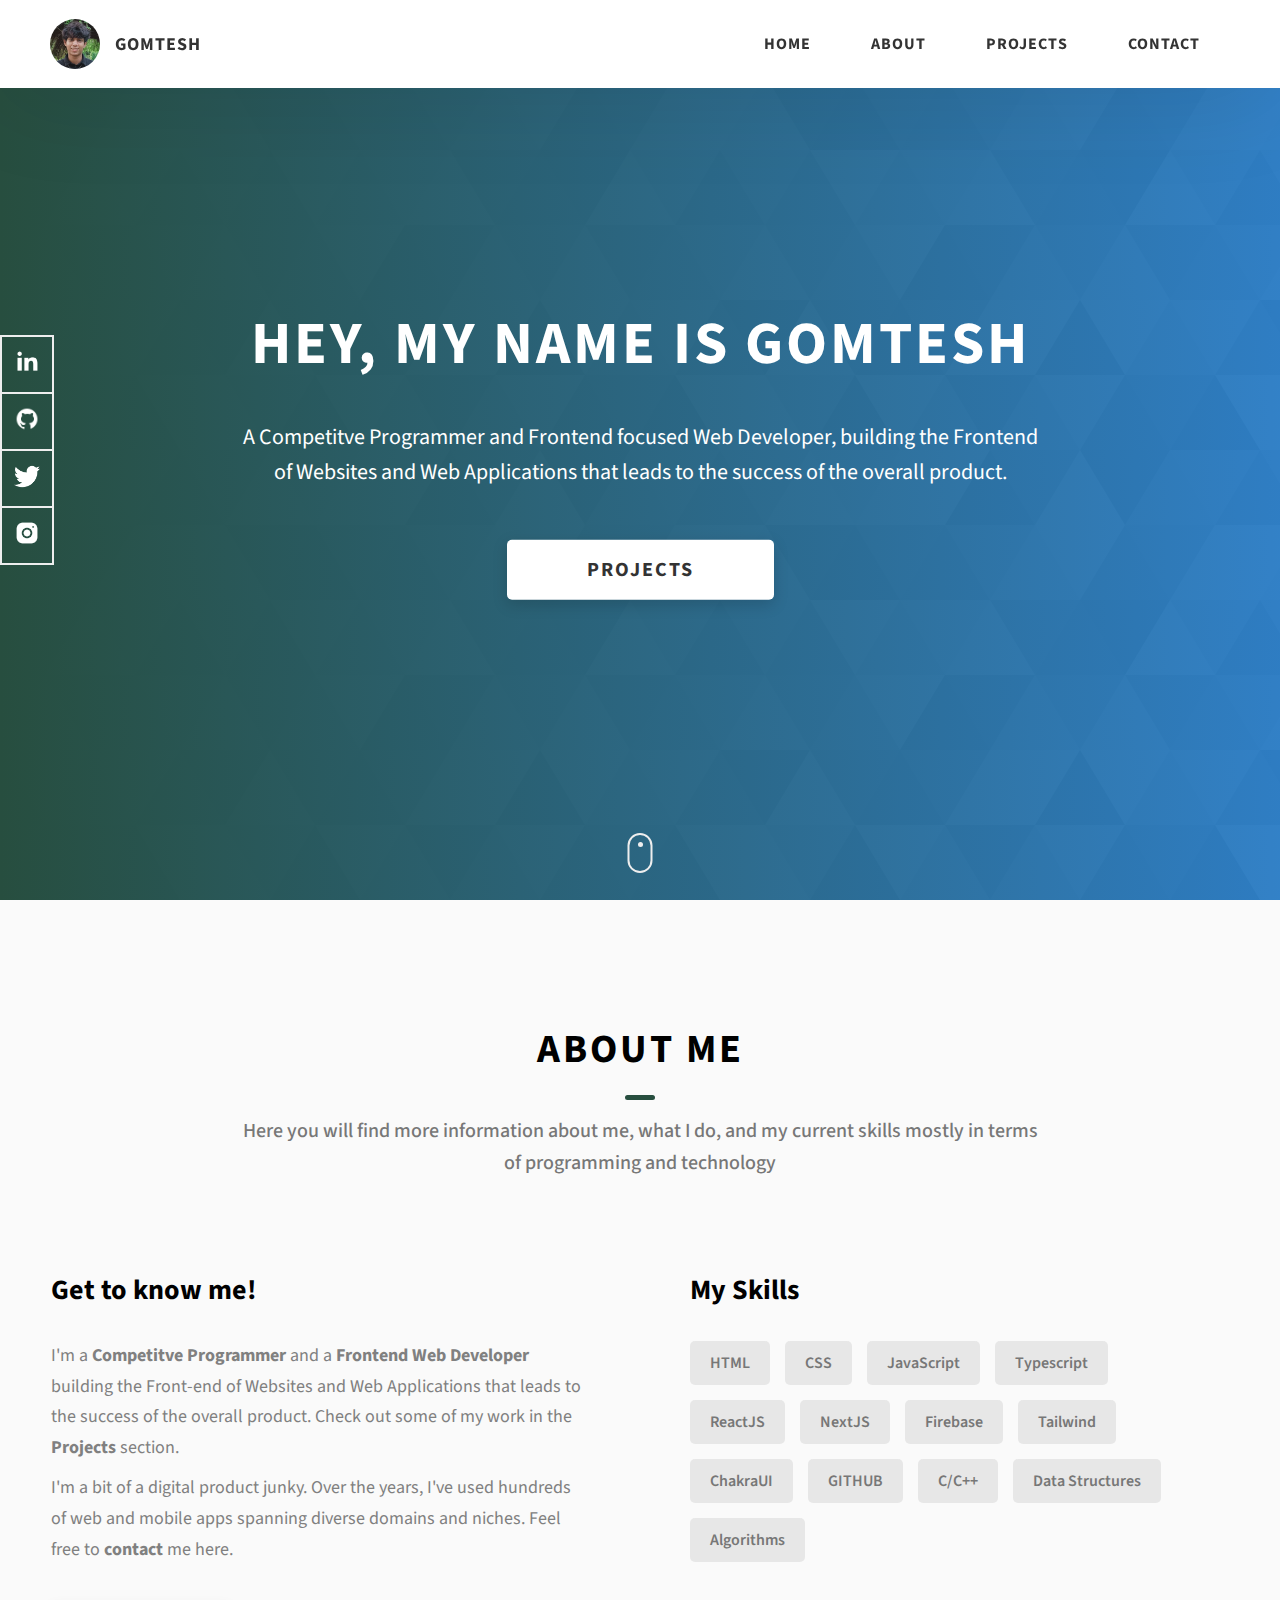
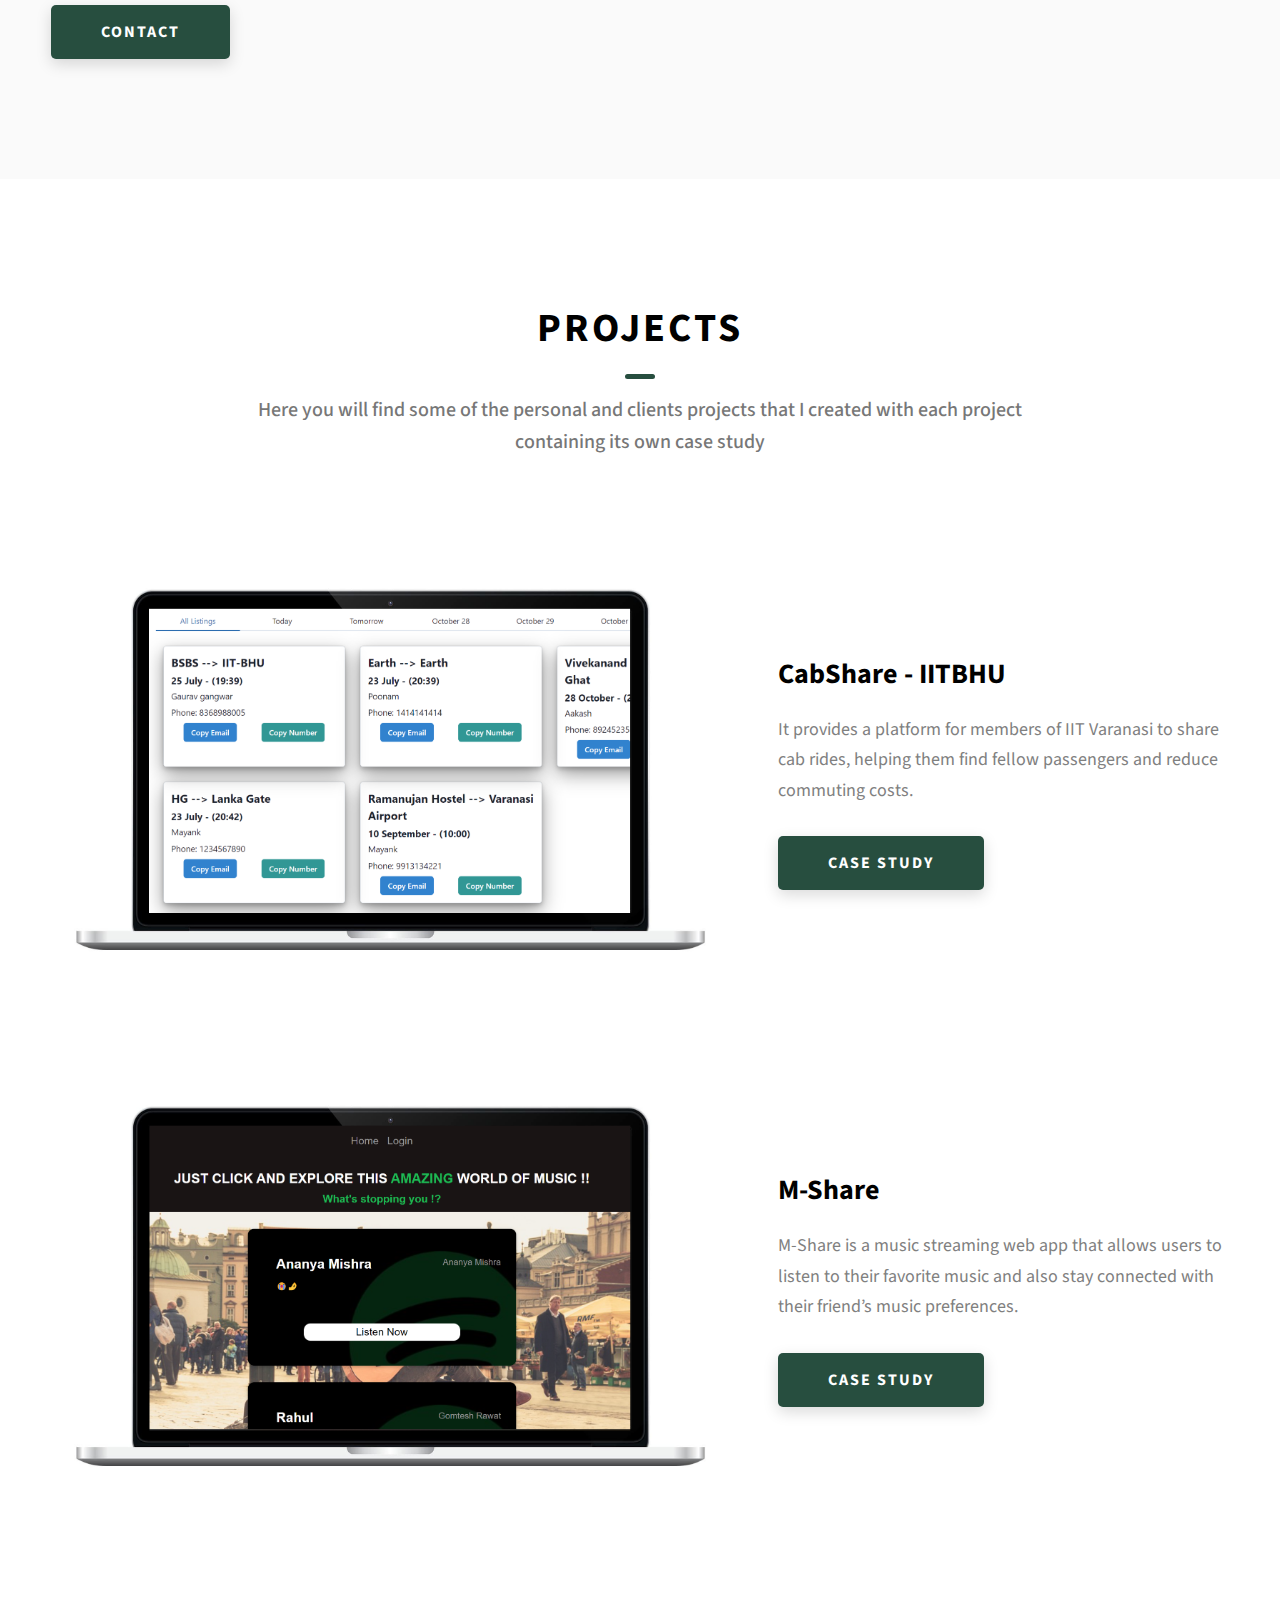
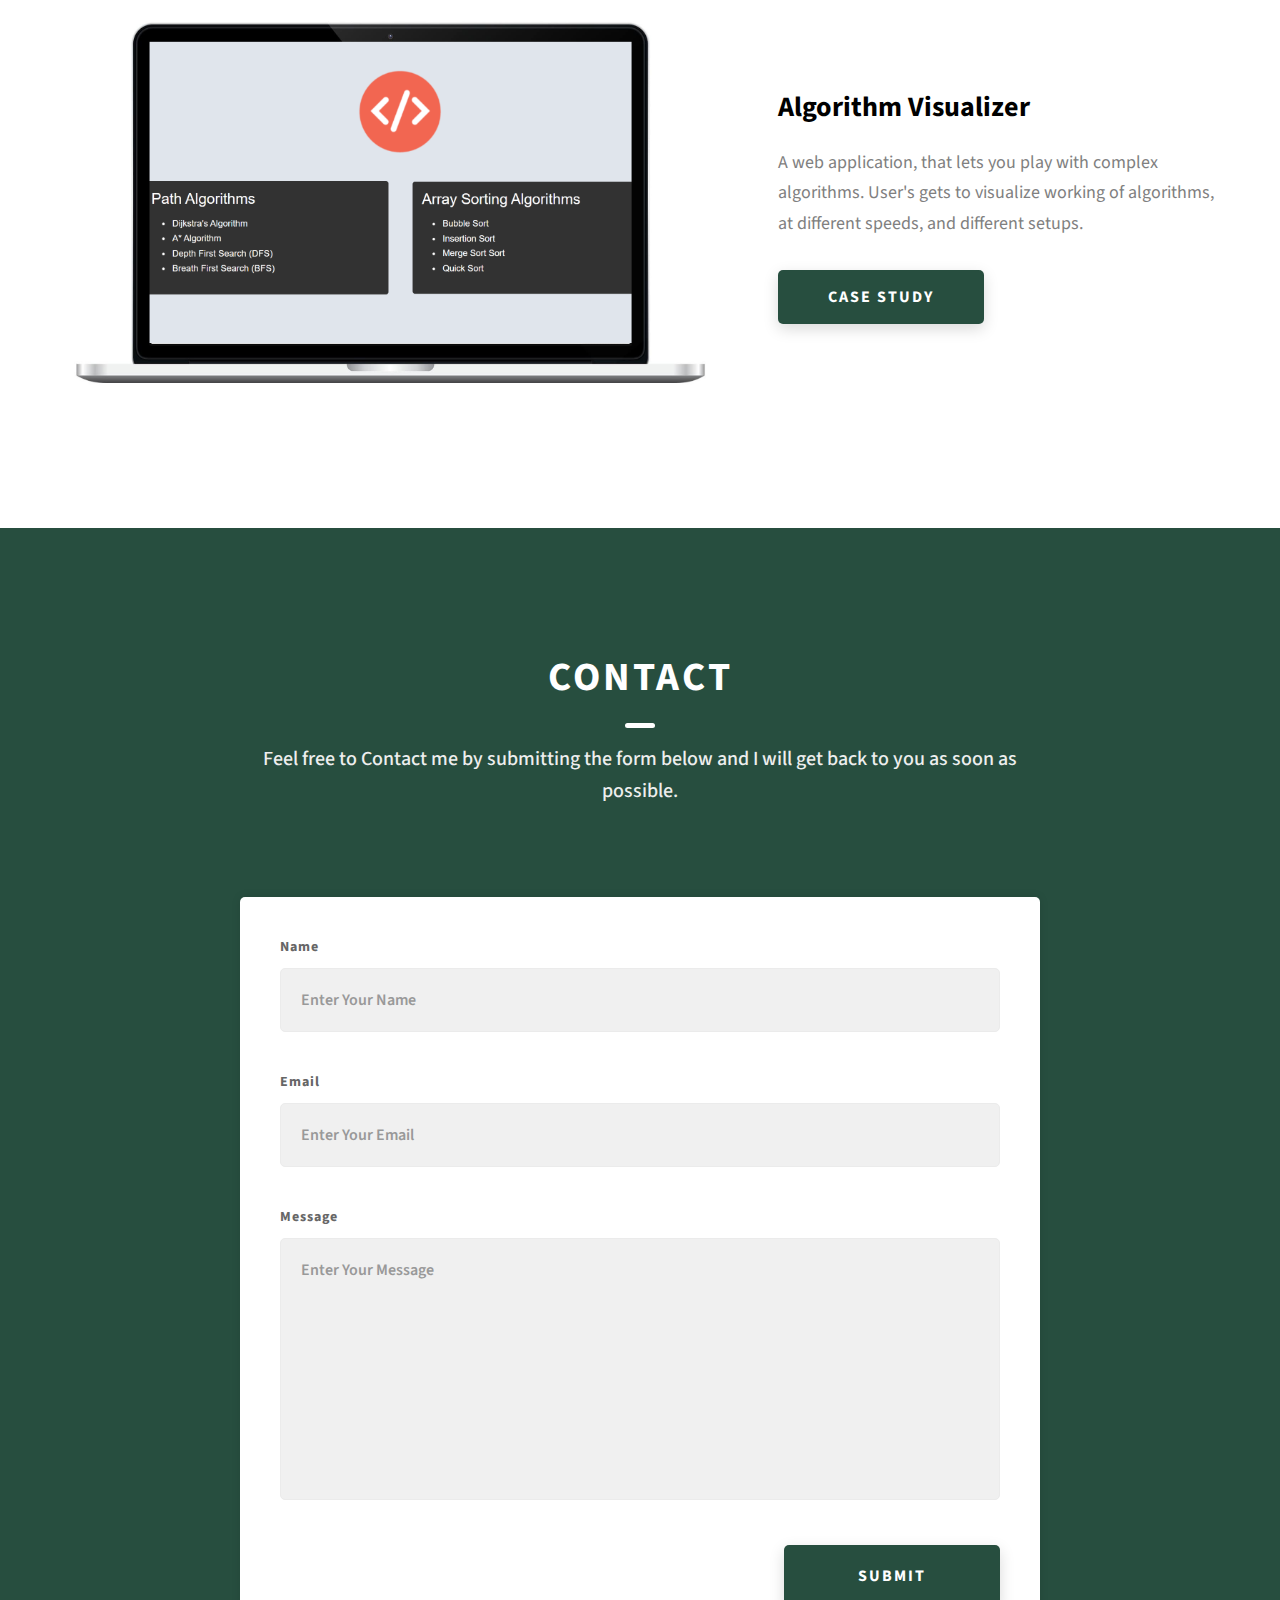
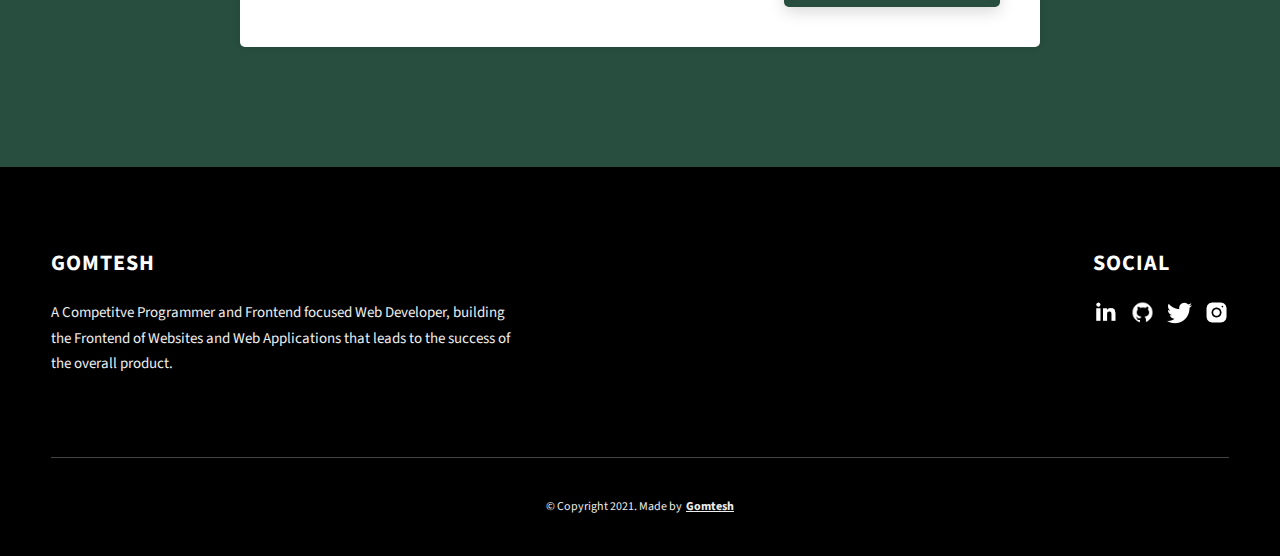
<file: index.html>
<!DOCTYPE html>
<html lang="en">
  <head>
    <meta charset="UTF-8" />
    <meta name="viewport" content="width=device-width, initial-scale=1.0" />
    <meta http-equiv="X-UA-Compatible" content="ie=edge" />
    <title>Gomtesh</title>
    <link rel="icon" type="image/x-icon" href="./assets/png/john-doe.jpg">
    <meta name="description" content="Portfolio Template for Developer" />

    <link rel="stylesheet" href="css/style.css" />

    <link rel="preconnect" href="https://fonts.googleapis.com" />
    <link rel="preconnect" href="https://fonts.gstatic.com" crossorigin />
    <link
      href="https://fonts.googleapis.com/css2?family=Source+Sans+Pro:wght@400;600;700;900&display=swap"
      rel="stylesheet"
    />
  </head>
  <body>
    <header class="header">
      <div class="header__content">
        <div class="header__logo-container">
          <div class="header__logo-img-cont">
            <img
              src="./assets/png/john-doe.jpg"
              alt="Ram Maheshwari Logo Image"
              class="header__logo-img"
            />
          </div>
          <span class="header__logo-sub">Gomtesh</span>
        </div>
        <div class="header__main">
          <ul class="header__links">
            <li class="header__link-wrapper">
              <a href="./index.html" class="header__link"> Home </a>
            </li>
            <li class="header__link-wrapper">
              <a href="./index.html#about" class="header__link">About </a>
            </li>
            <li class="header__link-wrapper">
              <a href="./index.html#projects" class="header__link">
                Projects
              </a>
            </li>
            <li class="header__link-wrapper">
              <a href="./index.html#contact" class="header__link"> Contact </a>
            </li>
          </ul>
          <div class="header__main-ham-menu-cont">
            <img
              src="./assets/svg/ham-menu.svg"
              alt="hamburger menu"
              class="header__main-ham-menu"
            />
            <img
              src="./assets/svg/ham-menu-close.svg"
              alt="hamburger menu close"
              class="header__main-ham-menu-close d-none"
            />
          </div>
        </div>
      </div>
      <div class="header__sm-menu">
        <div class="header__sm-menu-content">
          <ul class="header__sm-menu-links">
            <li class="header__sm-menu-link">
              <a href="./index.html"> Home </a>
            </li>

            <li class="header__sm-menu-link">
              <a href="./index.html#about"> About </a>
            </li>

            <li class="header__sm-menu-link">
              <a href="./index.html#projects"> Projects </a>
            </li>

            <li class="header__sm-menu-link">
              <a href="./index.html#contact"> Contact </a>
            </li>
          </ul>
        </div>
      </div>
    </header>
    <section class="home-hero">
      <div class="home-hero__content">
        <h1 class="heading-primary">Hey, My name is Gomtesh</h1>
        <div class="home-hero__info">
          <p class="text-primary">
            A Competitve Programmer and Frontend focused Web Developer, building the Frontend of Websites and 
            Web Applications that leads to the success of the overall product.
          </p>
        </div>
  
          
          <div class="home-hero__cta">
            <a href="./#projects" class="btn btn--bg">Projects</a>
          </div>
        </div>
        
      </div>
      <div class="home-hero__socials">
        <div class="home-hero__social">
          <a href="https://www.linkedin.com/in/gomtesh-rawat/" class="home-hero__social-icon-link">
            <img
              src="./assets/png/linkedin-ico.png"
              alt="icon"
              class="home-hero__social-icon"
            />
          </a>
        </div>
        <div class="home-hero__social">
          <a href="https://github.com/GomuOP" class="home-hero__social-icon-link">
            <img
              src="./assets/png/github-ico.png"
              alt="icon"
              class="home-hero__social-icon"
            />
          </a>
        </div>
        <div class="home-hero__social">
          <a href="https://twitter.com/gomtesh_rawat" class="home-hero__social-icon-link">
            <img
              src="./assets/png/twitter-ico.png"
              alt="icon"
              class="home-hero__social-icon"
            />
          </a>
        </div>
        
        <div class="home-hero__social">
          <a
            href="https://www.instagram.com/gomtesh_why/"
            class="home-hero__social-icon-link home-hero__social-icon-link--bd-none"
          >
            <img
              src="./assets/png/insta-ico.png"
              alt="icon"
              class="home-hero__social-icon"
            />
          </a>
        </div>
      </div>
      <div class="home-hero__mouse-scroll-cont">
        <div class="mouse"></div>
      </div>
    </section>
    <section id="about" class="about sec-pad">
      <div class="main-container">
        <h2 class="heading heading-sec heading-sec__mb-med">
          <span class="heading-sec__main">About Me</span>
          <span class="heading-sec__sub">
            Here you will find more information about me, what I do, and my current skills mostly in terms of programming and technology
          </span>
        </h2>
        <div class="about__content">
          <div class="about__content-main">
            <h3 class="about__content-title">Get to know me!</h3>
            <div class="about__content-details">
              <p class="about__content-details-para">
                I'm a <strong>Competitve Programmer </strong>and a <strong>Frontend Web Developer</strong> building the Front-end of Websites and Web Applications that leads to the success of the overall product. Check out some of my work in the <strong>Projects</strong> section.
              </p>
              <p class="about__content-details-para">
                I'm a bit of a digital product junky. Over the years, I've used
                hundreds of web and mobile apps spanning diverse domains and niches. Feel free to
                <strong>contact</strong> me here.
              </p>
            </div>
            <a href="./#contact" class="btn btn--med btn--theme dynamicBgClr"
              >Contact</a
            >
          </div>
          <div class="about__content-skills">
            <h3 class="about__content-title">My Skills</h3>
            <div class="skills">
              <div class="skills__skill">HTML</div>
              <div class="skills__skill">CSS</div>
              <div class="skills__skill">JavaScript</div>
              <div class="skills__skill">Typescript</div>
              <div class="skills__skill">ReactJS</div>
              <div class="skills__skill">NextJS</div>
              <div class="skills__skill">Firebase</div>

              <div class="skills__skill">Tailwind</div>
              <div class="skills__skill">ChakraUI</div>
              <div class="skills__skill">GITHUB</div>
              <div class="skills__skill">C/C++</div>
              <div class="skills__skill">Data Structures</div>
              <div class="skills__skill">Algorithms</div>
            </div>
          </div>
        </div>
      </div>
    </section>
    <section id="projects" class="projects sec-pad">
      <div class="main-container">
        <h2 class="heading heading-sec heading-sec__mb-bg">
          <span class="heading-sec__main">Projects</span>
          <span class="heading-sec__sub">
            Here you will find some of the personal and clients projects that I created with each project containing its own case study
          </span>
        </h2>

        <div class="projects__content">
          <div class="projects__row">
            <div class="projects__row-img-cont">
              <img
                src="./assets/jpeg/CabShare.png"
                alt="Software Screenshot"
                class="projects__row-img"
                loading="lazy"
              />
            </div>
            <div class="projects__row-content">
              <h3 class="projects__row-content-title">CabShare - IITBHU</h3>
              <p class="projects__row-content-desc">
                It provides a platform for members of IIT Varanasi to share cab rides, helping them find fellow passengers and reduce commuting costs.
              </p>
              <a
                href="./project-1.html"
                class="btn btn--med btn--theme dynamicBgClr"
                target="_blank"
                >Case Study</a
              >
            </div>
          </div>
          <div class="projects__row">
            <div class="projects__row-img-cont">
              <img
                src="./assets/jpeg/M-Share.png"
                alt="Software Screenshot"
                class="projects__row-img"
                loading="lazy"
              />
            </div>
            <div class="projects__row-content">
              <h3 class="projects__row-content-title">M-Share</h3>
              <p class="projects__row-content-desc">
                M-Share is a music streaming web app that allows users to listen to their favorite music and also stay connected with their friend’s
music preferences.
              </p>
              <a
                href="./project-2.html"
                class="btn btn--med btn--theme dynamicBgClr"
                target="_blank"
                >Case Study</a
              >
            </div>
          </div>
          <div class="projects__row">
            <div class="projects__row-img-cont">
              <img
                src="./assets/jpeg/AlgorithmVisualizer.png"
                alt="Software Screenshot"
                class="projects__row-img"
                loading="lazy"
              />
            </div>
            <div class="projects__row-content">
              <h3 class="projects__row-content-title">Algorithm Visualizer</h3>
              <p class="projects__row-content-desc">
                A web application, that lets you play with complex algorithms. User's gets to visualize working of algorithms, 
                at different speeds, and different setups.
              </p>
              <a
                href="./project-3.html"
                class="btn btn--med btn--theme dynamicBgClr"
                target="_blank"
                >Case Study</a
              >
            </div>
          </div>
        </div>
      </div>
    </section>
    <section id="contact" class="contact sec-pad dynamicBg">
      <div class="main-container">
        <h2 class="heading heading-sec heading-sec__mb-med">
          <span class="heading-sec__main heading-sec__main--lt">Contact</span>
          <span class="heading-sec__sub heading-sec__sub--lt">
            Feel free to Contact me by submitting the form below and I will get back to you as soon as possible.
          </span>
        </h2>
        <div class="contact__form-container">
          <form action="#" class="contact__form">
            <div class="contact__form-field">
              <label class="contact__form-label" for="name">Name</label>
              <input
                required
                placeholder="Enter Your Name"
                type="text"
                class="contact__form-input"
                name="name"
                id="name"
              />
            </div>
            <div class="contact__form-field">
              <label class="contact__form-label" for="email">Email</label>
              <input
                required
                placeholder="Enter Your Email"
                type="text"
                class="contact__form-input"
                name="email"
                id="email"
              />
            </div>
            <div class="contact__form-field">
              <label class="contact__form-label" for="message">Message</label>
              <textarea
                required
                cols="30"
                rows="10"
                class="contact__form-input"
                placeholder="Enter Your Message"
                name="message"
                id="message"
              ></textarea>
            </div>
            <button type="submit" class="btn btn--theme contact__btn">
              Submit
            </button>
          </form>
        </div>
      </div>
    </section>
    <footer class="main-footer">
      <div class="main-container">
        <div class="main-footer__upper">
          <div class="main-footer__row main-footer__row-1">
            <h2 class="heading heading-sm main-footer__heading-sm">
              <span>Social</span>
            </h2>
            <div class="main-footer__social-cont">
              <a target="_blank" rel="noreferrer" href="https://www.linkedin.com/in/gomtesh-rawat/">
                <img
                  class="main-footer__icon"
                  src="./assets/png/linkedin-ico.png"
                  alt="icon"
                />
              </a>
              <a target="_blank" rel="noreferrer" href="https://github.com/GomuOP">
                <img
                  class="main-footer__icon"
                  src="./assets/png/github-ico.png"
                  alt="icon"
                />
              </a>
              <a target="_blank" rel="noreferrer" href="https://twitter.com/gomtesh_rawat">
                <img
                  class="main-footer__icon"
                  src="./assets/png/twitter-ico.png"
                  alt="icon"
                />
              </a>
              <a target="_blank" rel="noreferrer" href="https://www.instagram.com/gomtesh_why/">
                <img
                  class="main-footer__icon main-footer__icon--mr-none"
                  src="./assets/png/insta-ico.png"
                  alt="icon"
                />
              </a>
            </div>
          </div>
          <div class="main-footer__row main-footer__row-2">
            <h4 class="heading heading-sm text-lt">Gomtesh</h4>
            <p class="main-footer__short-desc">
              A Competitve Programmer and Frontend focused Web Developer, building the Frontend of Websites and 
            Web Applications that leads to the success of the overall product.
            </p>
          </div>
        </div>

        <div class="main-footer__lower">
          &copy; Copyright 2021. Made by
          <a rel="noreferrer" target="_blank" href="./index.html"
            >Gomtesh</a
          >
        </div>
      </div>
    </footer>

    <script src="./index.js"></script>
  </body>
</html>
</file>
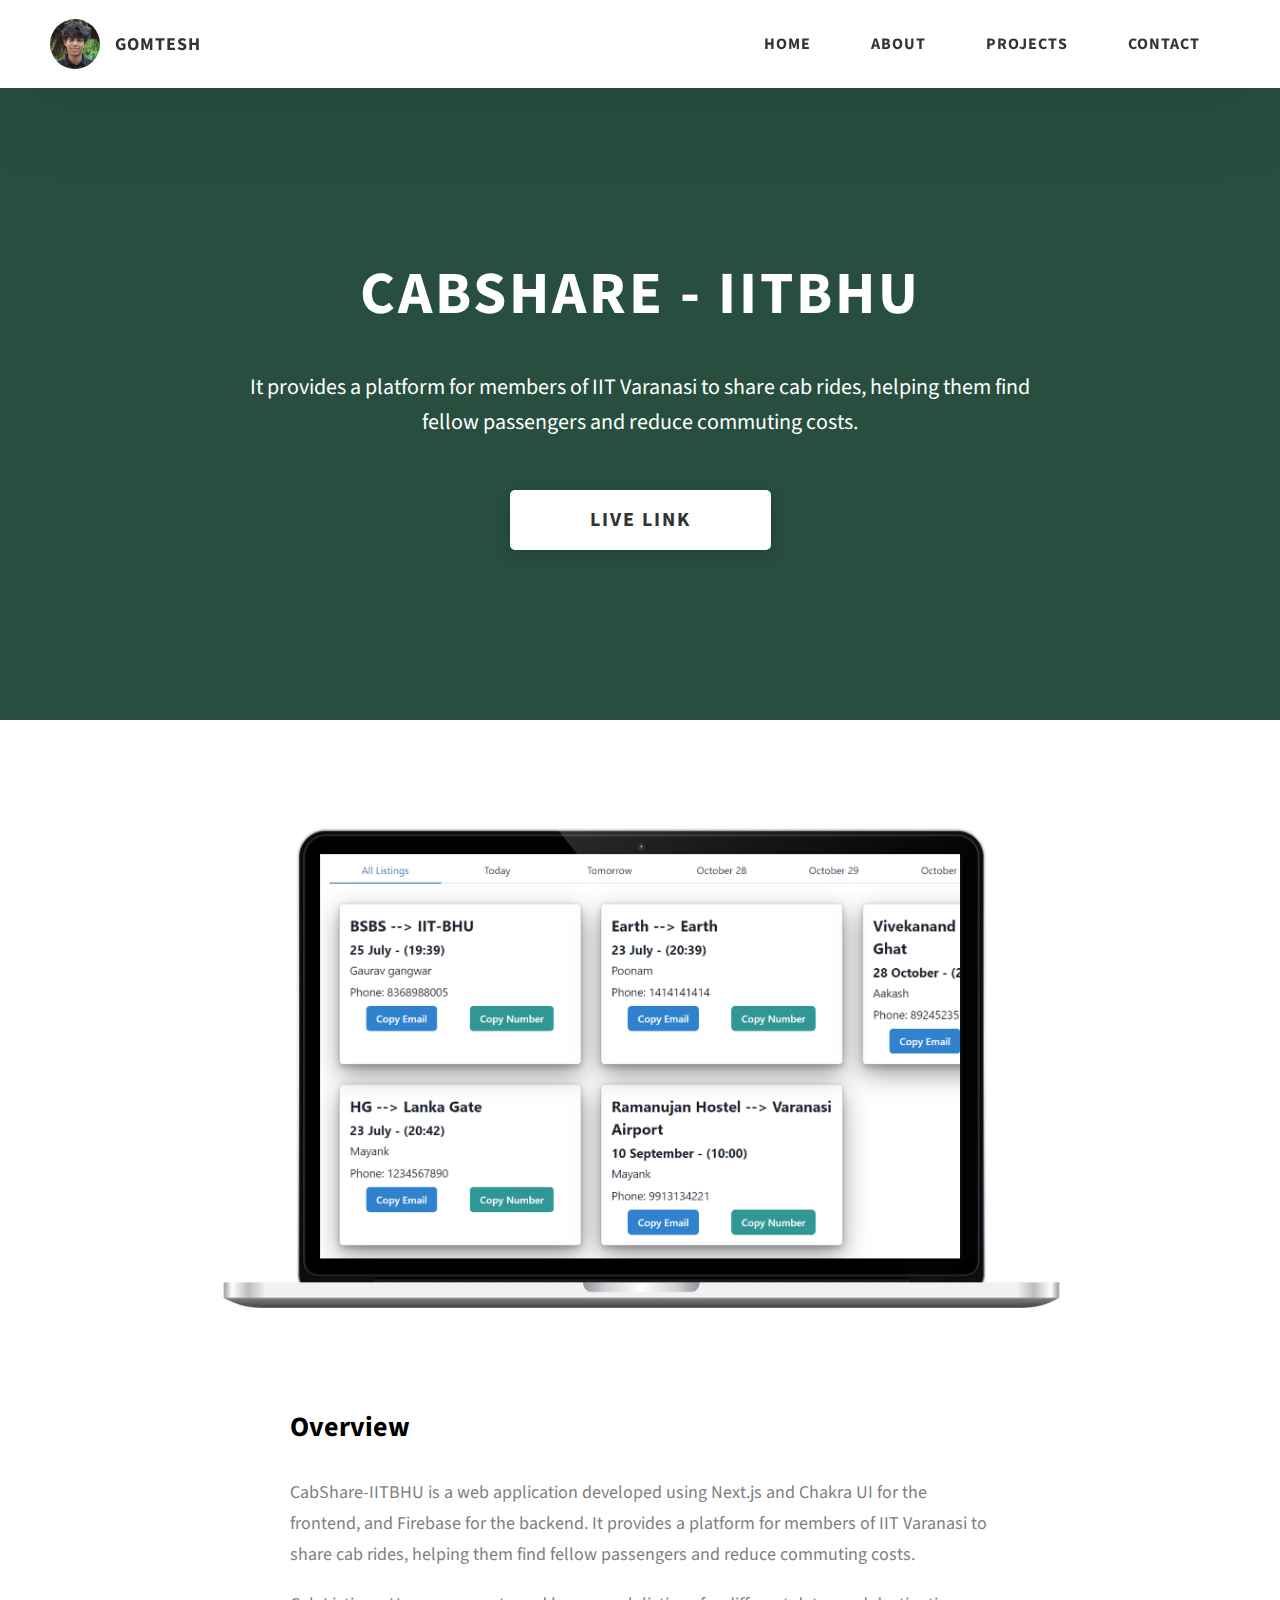
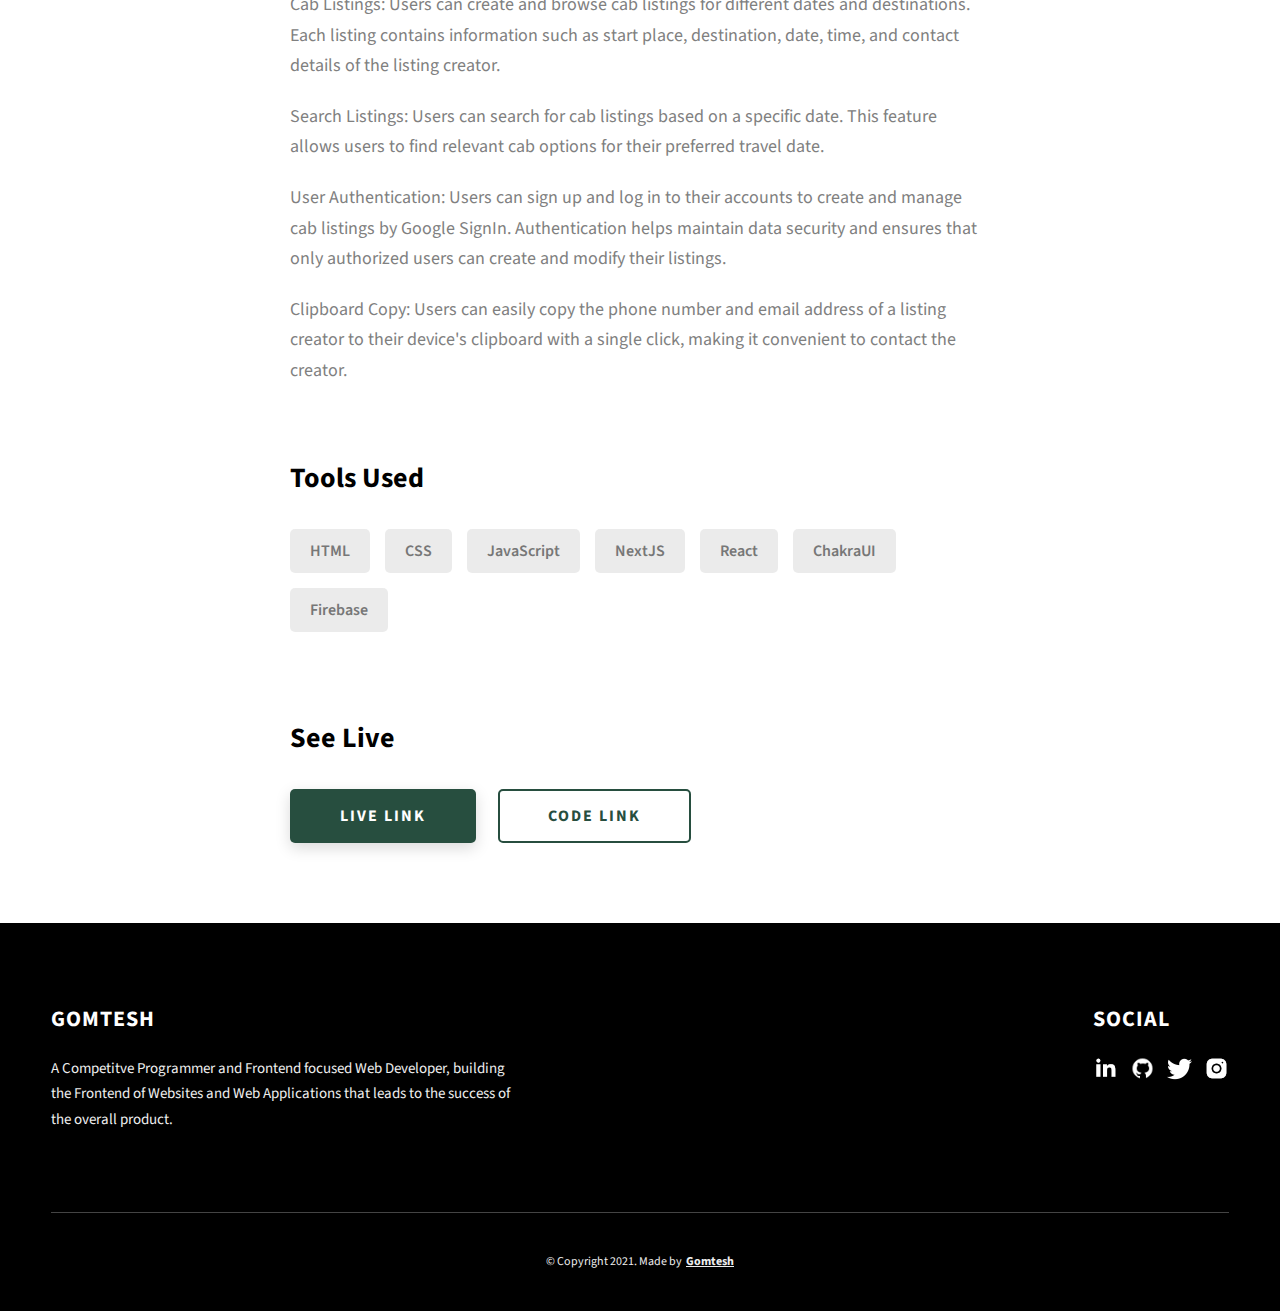
<file: project-1.html>
<!DOCTYPE html>
<html lang="en">
  <head>
    <meta charset="UTF-8" />
    <meta name="viewport" content="width=device-width, initial-scale=1.0" />
    <meta http-equiv="X-UA-Compatible" content="ie=edge" />
    <title>Case Study of Project 1</title>
    <meta name="description" content="Case study page of Project" />

    <link rel="stylesheet" href="css/style.css" />

    <link rel="preconnect" href="https://fonts.googleapis.com" />
    <link rel="preconnect" href="https://fonts.gstatic.com" crossorigin />
    <link
      href="https://fonts.googleapis.com/css2?family=Source+Sans+Pro:wght@400;600;700;900&display=swap"
      rel="stylesheet"
    />
  </head>
  <body>
    <header class="header">
      <div class="header__content">
        <div class="header__logo-container">
          <div class="header__logo-img-cont">
            <img
              src="./assets/png/john-doe.jpg"
              alt="Ram Maheshwari Logo Image"
              class="header__logo-img"
            />
          </div>
          <span class="header__logo-sub">Gomtesh</span>
        </div>
        <div class="header__main">
          <ul class="header__links">
            <li class="header__link-wrapper">
              <a href="./index.html" class="header__link"> Home </a>
            </li>
            <li class="header__link-wrapper">
              <a href="./index.html#about" class="header__link">About </a>
            </li>
            <li class="header__link-wrapper">
              <a href="./index.html#projects" class="header__link">
                Projects
              </a>
            </li>
            <li class="header__link-wrapper">
              <a href="./index.html#contact" class="header__link"> Contact </a>
            </li>
          </ul>
          <div class="header__main-ham-menu-cont">
            <img
              src="./assets/svg/ham-menu.svg"
              alt="hamburger menu"
              class="header__main-ham-menu"
            />
            <img
              src="./assets/svg/ham-menu-close.svg"
              alt="hamburger menu close"
              class="header__main-ham-menu-close d-none"
            />
          </div>
        </div>
      </div>
      <div class="header__sm-menu">
        <div class="header__sm-menu-content">
          <ul class="header__sm-menu-links">
            <li class="header__sm-menu-link">
              <a href="./index.html"> Home </a>
            </li>

            <li class="header__sm-menu-link">
              <a href="./index.html#about"> About </a>
            </li>

            <li class="header__sm-menu-link">
              <a href="./index.html#projects"> Projects </a>
            </li>

            <li class="header__sm-menu-link">
              <a href="./index.html#contact"> Contact </a>
            </li>
          </ul>
        </div>
      </div>
    </header>
    <section class="project-cs-hero">
      <div class="project-cs-hero__content">
        <h1 class="heading-primary">CabShare - IITBHU</h1>
        <div class="project-cs-hero__info">
          <p class="text-primary">
            It provides a platform for members of IIT Varanasi to share cab rides, helping them find fellow passengers and reduce commuting costs.
          </p>
        </div>
        <div class="project-cs-hero__cta">
          <a href="https://iitbhu-cabsharing.vercel.app/" class="btn btn--bg" target="_blank">Live Link</a>
        </div>
      </div>
    </section>
    <section class="project-details">
      <div class="main-container">
        <div class="project-details__content">
          <div class="project-details__showcase-img-cont">
            <img
              src="./assets/jpeg/CabShare.png"
              alt="Project Image"
              class="project-details__showcase-img"
            />
          </div>
          <div class="project-details__content-main">
            <div class="project-details__desc">
              <h3 class="project-details__content-title">Overview</h3>
              <p class="project-details__desc-para">
                CabShare-IITBHU is a web application developed using Next.js and Chakra UI for the frontend, 
                and Firebase for the backend. It provides a platform for members of IIT Varanasi to share cab rides, 
                helping them find fellow passengers and reduce commuting costs.
              </p>
              <p class="project-details__desc-para">
                Cab Listings: Users can create and browse cab listings for different dates and destinations. Each listing contains information such as start place, destination, date, time, and contact details of the listing creator.
              </p>
              <p class="project-details__desc-para">
                Search Listings: Users can search for cab listings based on a specific date. This feature allows users to find relevant cab options for their preferred travel date.
              </p>
              <p class="project-details__desc-para"> 
                User Authentication: Users can sign up and log in to their accounts to create and manage cab listings by Google SignIn. Authentication helps maintain data security and ensures that only authorized users can create and modify their listings.
              </p>
              <p class="project-details__desc-para">
                Clipboard Copy: Users can easily copy the phone number and email address of a listing creator to their device's clipboard with a single click, making it convenient to contact the creator.
              </p>
            </div>
            <div class="project-details__tools-used">
              <h3 class="project-details__content-title">Tools Used</h3>
              <div class="skills">
                <div class="skills__skill">HTML</div>
                <div class="skills__skill">CSS</div>
                <div class="skills__skill">JavaScript</div>
                <div class="skills__skill">NextJS</div>
                <div class="skills__skill">React</div>
                <div class="skills__skill">ChakraUI</div>
                <div class="skills__skill">Firebase</div>
              </div>
            </div>
            <div class="project-details__links">
              <h3 class="project-details__content-title">See Live</h3>
              <a
                href="https://iitbhu-cabsharing.vercel.app/"
                class="btn btn--med btn--theme project-details__links-btn"
                target="_blank"
                >Live Link</a
              >
              <a
                href="https://github.com/GomuOP/IITBHU-CabSharing"
                class="btn btn--med btn--theme-inv project-details__links-btn"
                target="_blank"
                >Code Link</a
              >
            </div>
          </div>
        </div>
      </div>
    </section>
    <footer class="main-footer">
      <div class="main-container">
        <div class="main-footer__upper">
          <div class="main-footer__row main-footer__row-1">
            <h2 class="heading heading-sm main-footer__heading-sm">
              <span>Social</span>
            </h2>
            <div class="main-footer__social-cont">
              <a target="_blank" rel="noreferrer" href="https://www.linkedin.com/in/gomtesh-rawat/">
                <img
                  class="main-footer__icon"
                  src="./assets/png/linkedin-ico.png"
                  alt="icon"
                />
              </a>
              <a target="_blank" rel="noreferrer" href="https://github.com/GomuOP">
                <img
                  class="main-footer__icon"
                  src="./assets/png/github-ico.png"
                  alt="icon"
                />
              </a>
              <a target="_blank" rel="noreferrer" href="https://twitter.com/gomtesh_rawat">
                <img
                  class="main-footer__icon"
                  src="./assets/png/twitter-ico.png"
                  alt="icon"
                />
              </a>
              <a target="_blank" rel="noreferrer" href="https://www.instagram.com/gomtesh_why/">
                <img
                  class="main-footer__icon main-footer__icon--mr-none"
                  src="./assets/png/insta-ico.png"
                  alt="icon"
                />
              </a>
            </div>
          </div>
          <div class="main-footer__row main-footer__row-2">
            <h4 class="heading heading-sm text-lt">Gomtesh</h4>
            <p class="main-footer__short-desc">
              A Competitve Programmer and Frontend focused Web Developer, building the Frontend of Websites and 
            Web Applications that leads to the success of the overall product.
            </p>
          </div>
        </div>

        <div class="main-footer__lower">
          &copy; Copyright 2021. Made by
          <a rel="noreferrer" target="_blank" href="./index.html"
            >Gomtesh</a
          >
        </div>
      </div>
    </footer>
    <script src="./index.js"></script>
  </body>
</html>
</file>
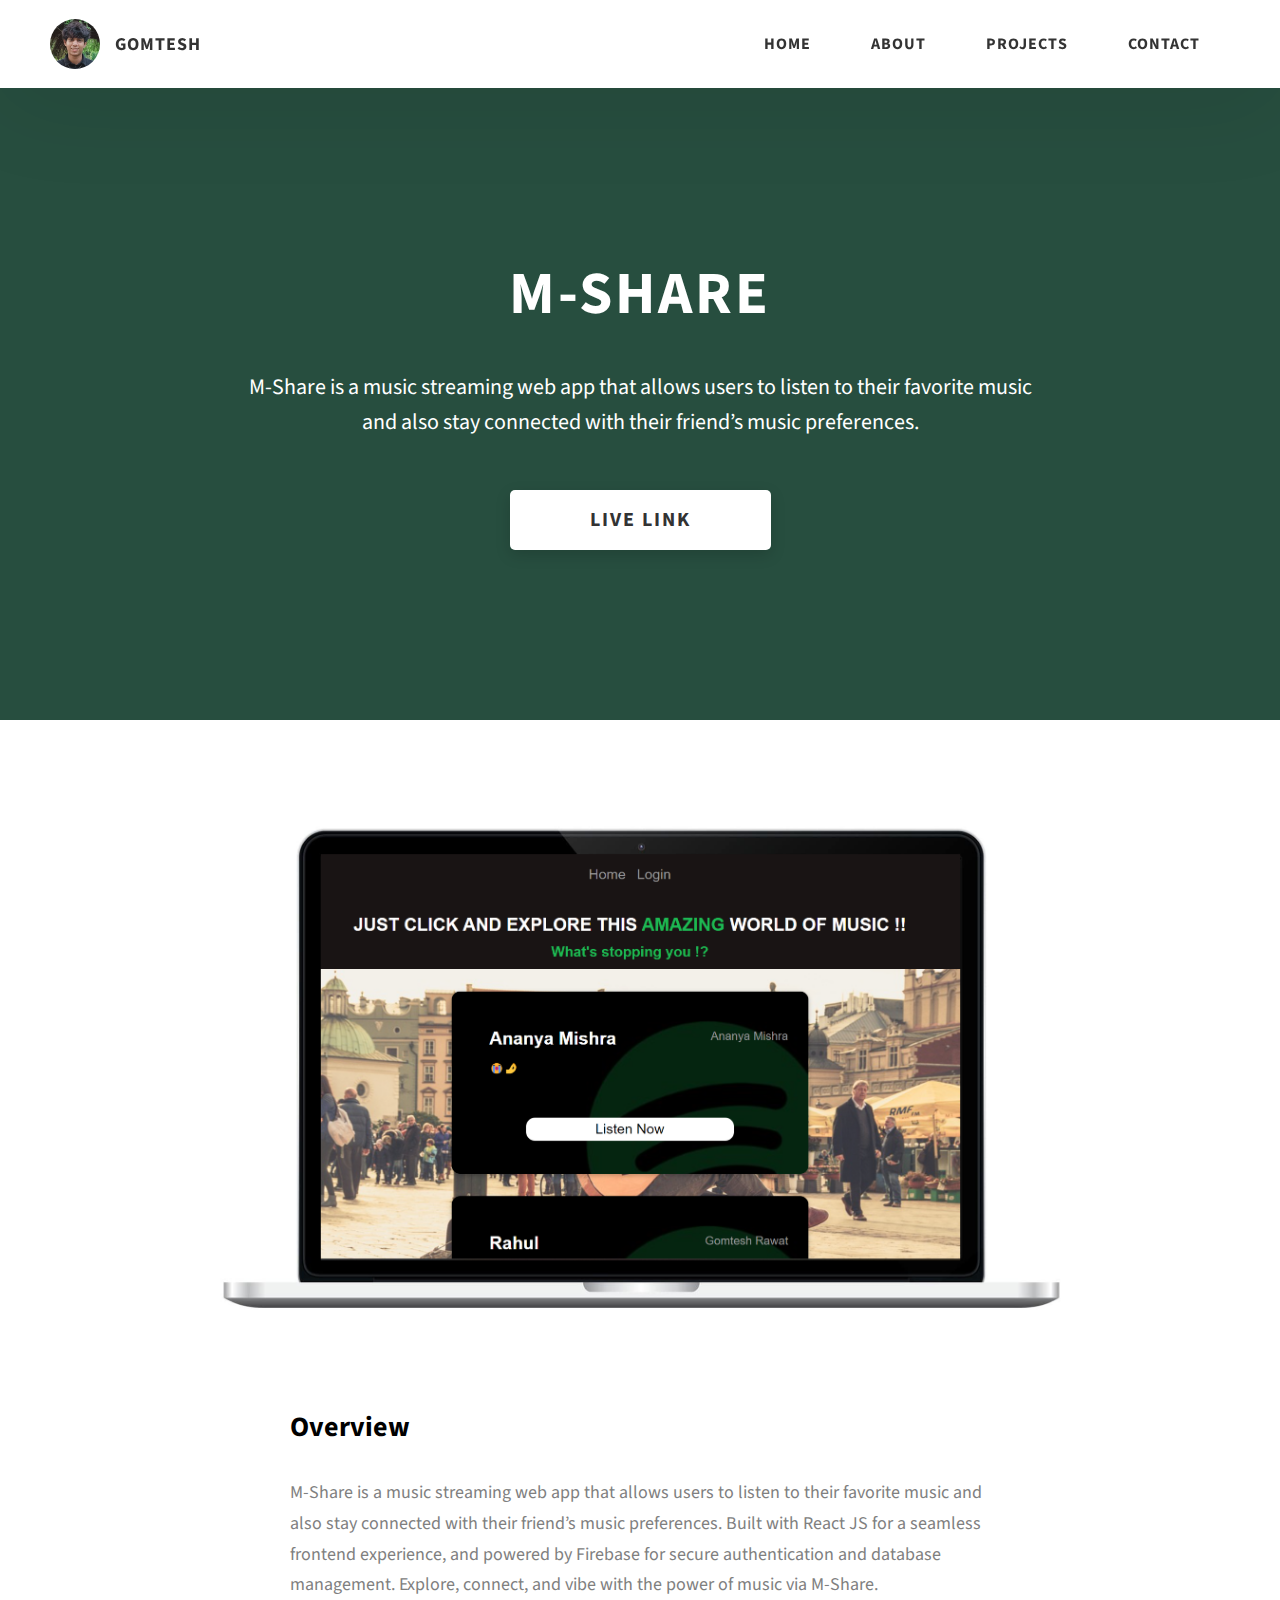
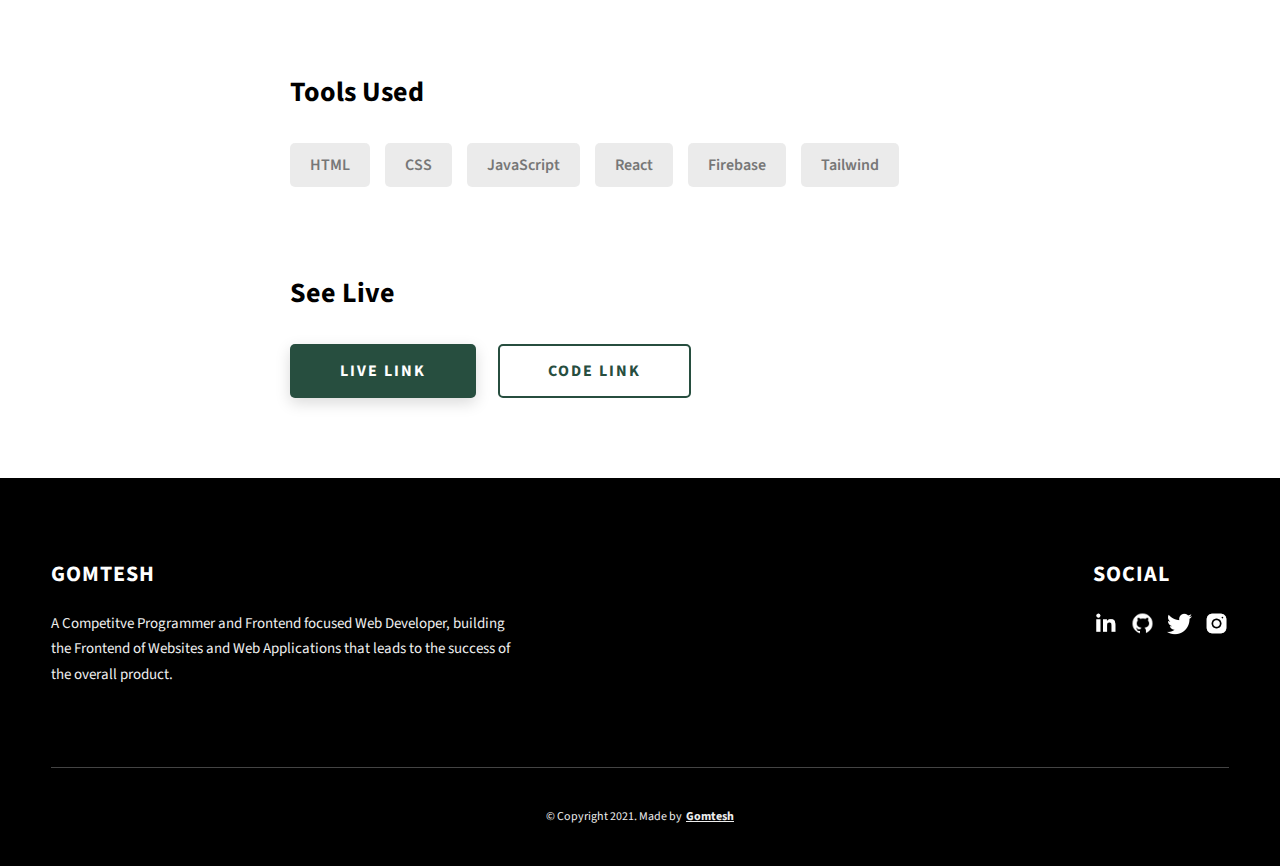
<file: project-2.html>
<!DOCTYPE html>
<html lang="en">
  <head>
    <meta charset="UTF-8" />
    <meta name="viewport" content="width=device-width, initial-scale=1.0" />
    <meta http-equiv="X-UA-Compatible" content="ie=edge" />
    <title>Case Study of Project 2</title>
    <meta name="description" content="Case study page of Project" />

    <link rel="stylesheet" href="css/style.css" />

    <link rel="preconnect" href="https://fonts.googleapis.com" />
    <link rel="preconnect" href="https://fonts.gstatic.com" crossorigin />
    <link
      href="https://fonts.googleapis.com/css2?family=Source+Sans+Pro:wght@400;600;700;900&display=swap"
      rel="stylesheet"
    />
  </head>
  <body>
    <header class="header">
      <div class="header__content">
        <div class="header__logo-container">
          <div class="header__logo-img-cont">
            <img
              src="./assets/png/john-doe.jpg"
              alt="Ram Maheshwari Logo Image"
              class="header__logo-img"
            />
          </div>
          <span class="header__logo-sub">Gomtesh</span>
        </div>
        <div class="header__main">
          <ul class="header__links">
            <li class="header__link-wrapper">
              <a href="./index.html" class="header__link"> Home </a>
            </li>
            <li class="header__link-wrapper">
              <a href="./index.html#about" class="header__link">About </a>
            </li>
            <li class="header__link-wrapper">
              <a href="./index.html#projects" class="header__link">
                Projects
              </a>
            </li>
            <li class="header__link-wrapper">
              <a href="./index.html#contact" class="header__link"> Contact </a>
            </li>
          </ul>
          <div class="header__main-ham-menu-cont">
            <img
              src="./assets/svg/ham-menu.svg"
              alt="hamburger menu"
              class="header__main-ham-menu"
            />
            <img
              src="./assets/svg/ham-menu-close.svg"
              alt="hamburger menu close"
              class="header__main-ham-menu-close d-none"
            />
          </div>
        </div>
      </div>
      <div class="header__sm-menu">
        <div class="header__sm-menu-content">
          <ul class="header__sm-menu-links">
            <li class="header__sm-menu-link">
              <a href="./index.html"> Home </a>
            </li>

            <li class="header__sm-menu-link">
              <a href="./index.html#about"> About </a>
            </li>

            <li class="header__sm-menu-link">
              <a href="./index.html#projects"> Projects </a>
            </li>

            <li class="header__sm-menu-link">
              <a href="./index.html#contact"> Contact </a>
            </li>
          </ul>
        </div>
      </div>
    </header>
    <section class="project-cs-hero">
      <div class="project-cs-hero__content">
        <h1 class="heading-primary">M-Share</h1>
        <div class="project-cs-hero__info">
          <p class="text-primary">
            M-Share is a music streaming web app that allows users to listen to their favorite music and also stay connected with their friend’s
music preferences.
          </p>
        </div>
        <div class="project-cs-hero__cta">
          <a href="https://m-share-ca42a.web.app/" class="btn btn--bg" target="_blank">Live Link</a>
        </div>
      </div>
    </section>
    <section class="project-details">
      <div class="main-container">
        <div class="project-details__content">
          <div class="project-details__showcase-img-cont">
            <img
              src="./assets/jpeg/M-Share.png"
              alt="Project Image"
              class="project-details__showcase-img"
            />
          </div>
          <div class="project-details__content-main">
            <div class="project-details__desc">
              <h3 class="project-details__content-title">Overview</h3>
              <p class="project-details__desc-para">
                M-Share is a music streaming web app that allows users to listen to their favorite music and also stay connected with their friend’s
music preferences. Built with React JS for a seamless frontend experience, and powered by Firebase for secure authentication and
database management. Explore, connect, and vibe with the power of music via M-Share.

              </p>
             
            </div>
            <div class="project-details__tools-used">
              <h3 class="project-details__content-title">Tools Used</h3>
              <div class="skills">
                <div class="skills__skill">HTML</div>
                <div class="skills__skill">CSS</div>
                <div class="skills__skill">JavaScript</div>
                <div class="skills__skill">React</div>
                <div class="skills__skill">Firebase</div>
                <div class="skills__skill">Tailwind</div>
              </div>
            </div>
            <div class="project-details__links">
              <h3 class="project-details__content-title">See Live</h3>
              <a
                href="https://m-share-ca42a.web.app/"
                class="btn btn--med btn--theme project-details__links-btn"
                target="_blank"
                >Live Link</a
              >
              <a
                href="https://github.com/GomuOP/M-Share"
                class="btn btn--med btn--theme-inv project-details__links-btn"
                target="_blank"
                >Code Link</a
              >
            </div>
          </div>
        </div>
      </div>
    </section>
    <footer class="main-footer">
      <div class="main-container">
        <div class="main-footer__upper">
          <div class="main-footer__row main-footer__row-1">
            <h2 class="heading heading-sm main-footer__heading-sm">
              <span>Social</span>
            </h2>
            <div class="main-footer__social-cont">
              <a target="_blank" rel="noreferrer" href="https://www.linkedin.com/in/gomtesh-rawat/">
                <img
                  class="main-footer__icon"
                  src="./assets/png/linkedin-ico.png"
                  alt="icon"
                />
              </a>
              <a target="_blank" rel="noreferrer" href="https://github.com/GomuOP">
                <img
                  class="main-footer__icon"
                  src="./assets/png/github-ico.png"
                  alt="icon"
                />
              </a>
              <a target="_blank" rel="noreferrer" href="https://twitter.com/gomtesh_rawat">
                <img
                  class="main-footer__icon"
                  src="./assets/png/twitter-ico.png"
                  alt="icon"
                />
              </a>
              <a target="_blank" rel="noreferrer" href="https://www.instagram.com/gomtesh_why/">
                <img
                  class="main-footer__icon main-footer__icon--mr-none"
                  src="./assets/png/insta-ico.png"
                  alt="icon"
                />
              </a>
            </div>
          </div>
          <div class="main-footer__row main-footer__row-2">
            <h4 class="heading heading-sm text-lt">Gomtesh</h4>
            <p class="main-footer__short-desc">
              A Competitve Programmer and Frontend focused Web Developer, building the Frontend of Websites and 
            Web Applications that leads to the success of the overall product.
            </p>
          </div>
        </div>

        <div class="main-footer__lower">
          &copy; Copyright 2021. Made by
          <a rel="noreferrer" target="_blank" href="./index.html"
            >Gomtesh</a
          >
        </div>
      </div>
    </footer>
    <script src="./index.js"></script>
  </body>
</html>
</file>
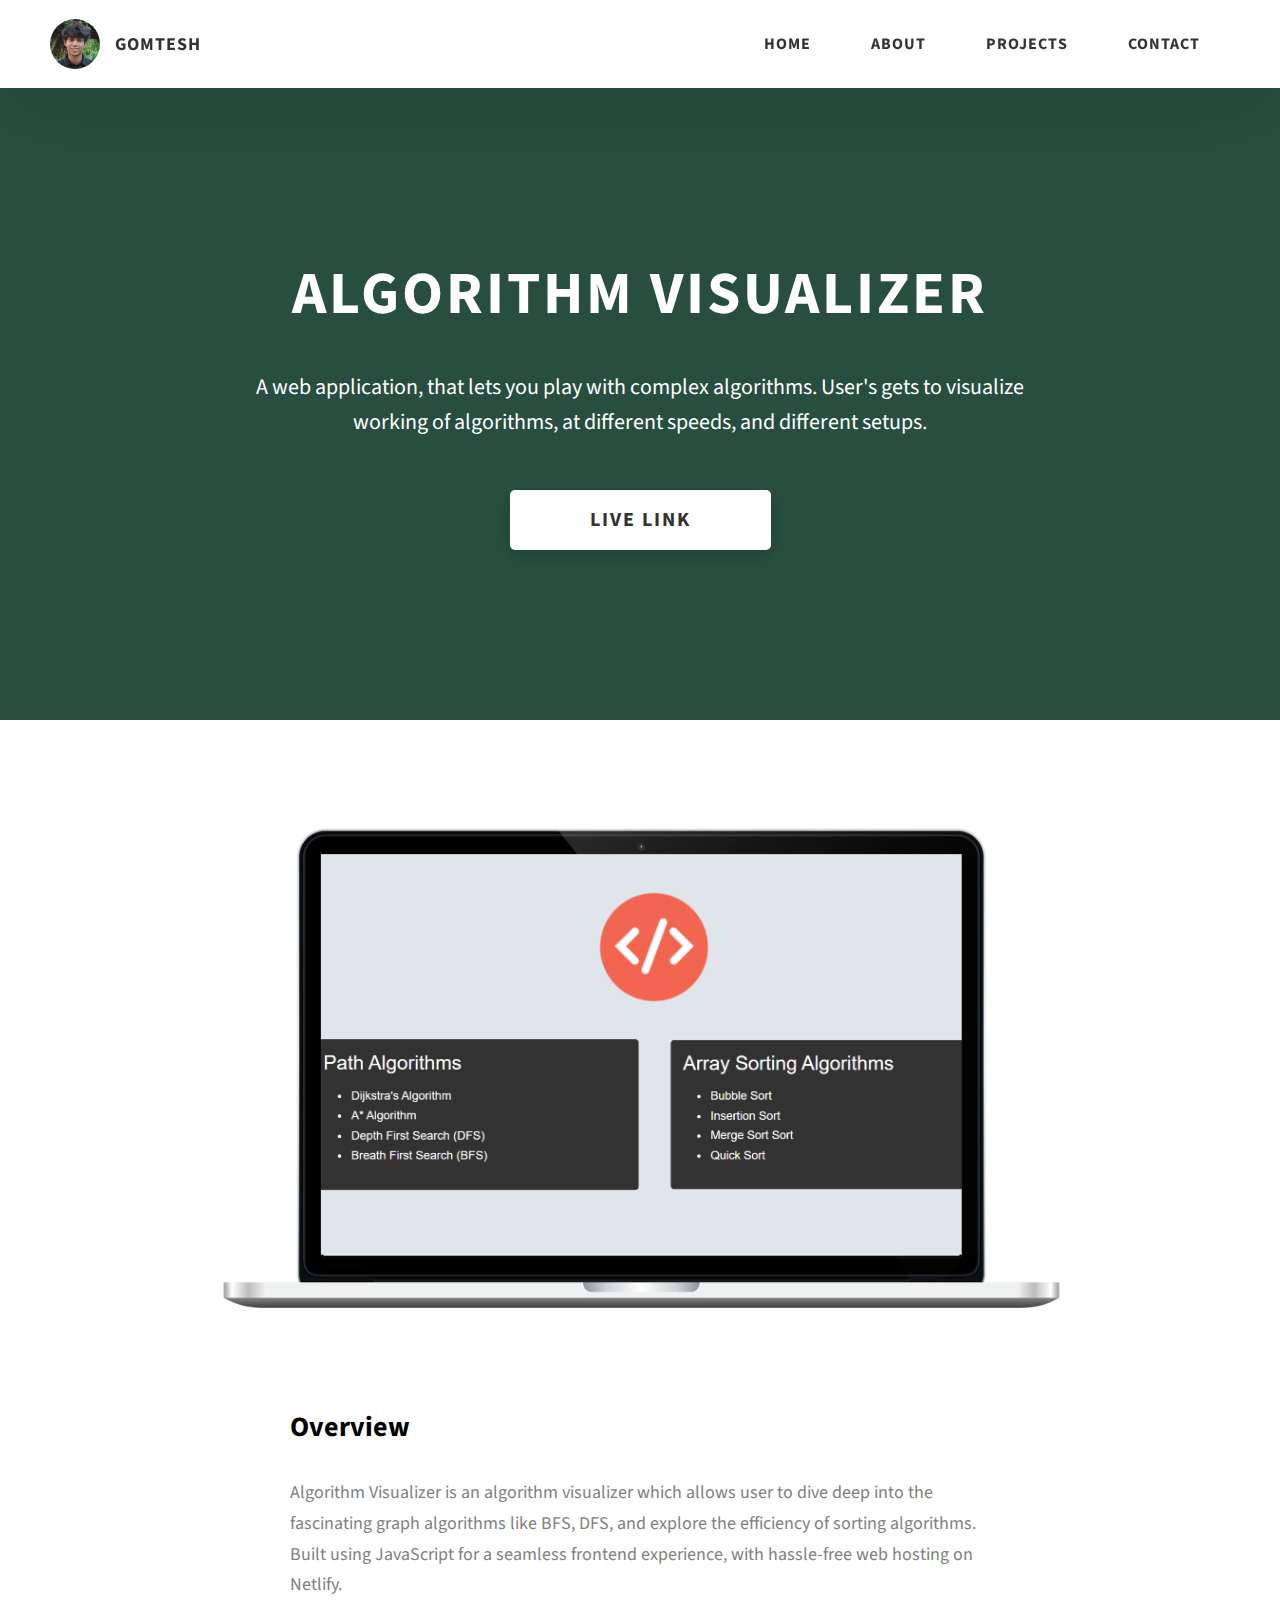
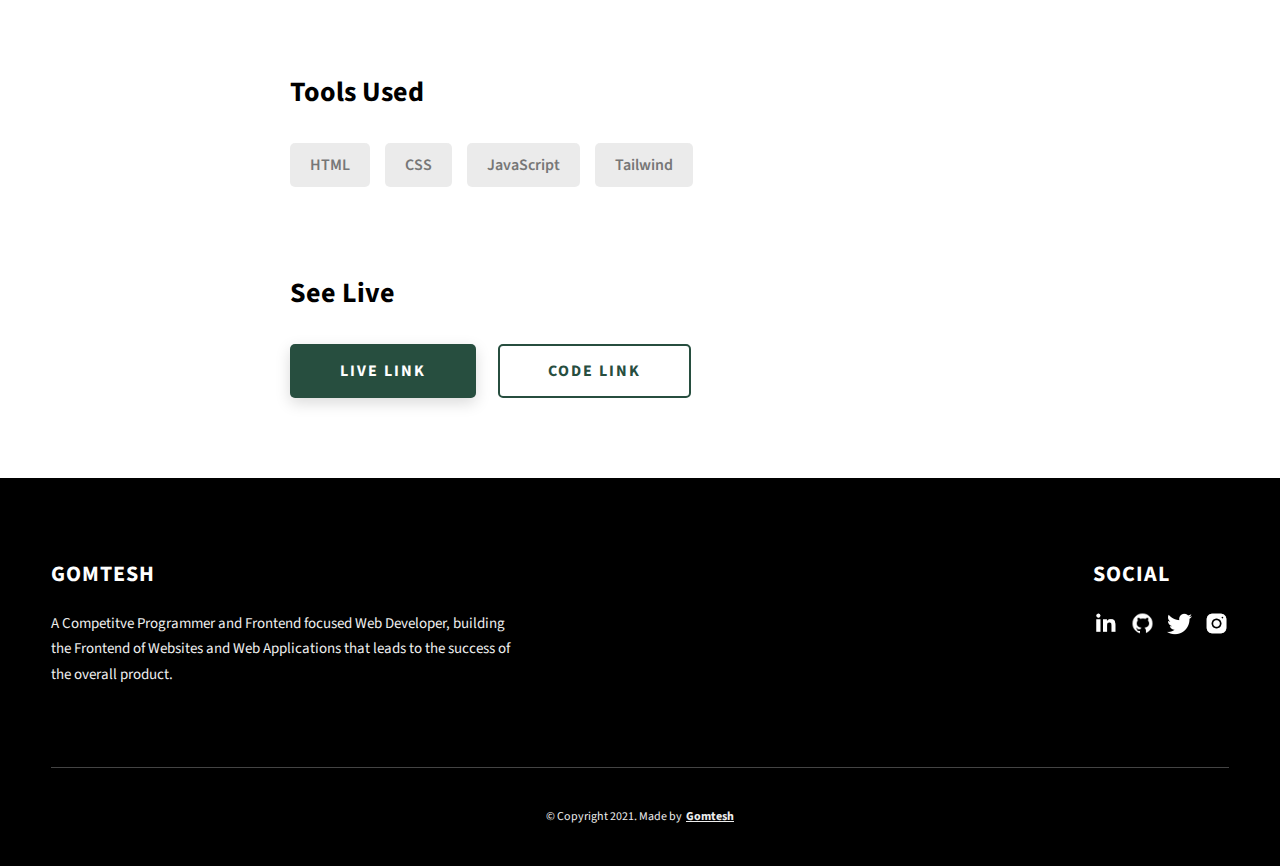
<file: project-3.html>
<!DOCTYPE html>
<html lang="en">
  <head>
    <meta charset="UTF-8" />
    <meta name="viewport" content="width=device-width, initial-scale=1.0" />
    <meta http-equiv="X-UA-Compatible" content="ie=edge" />
    <title>Case Study of Project 3</title>
    <meta name="description" content="Case study page of Project" />

    <link rel="stylesheet" href="css/style.css" />

    <link rel="preconnect" href="https://fonts.googleapis.com" />
    <link rel="preconnect" href="https://fonts.gstatic.com" crossorigin />
    <link
      href="https://fonts.googleapis.com/css2?family=Source+Sans+Pro:wght@400;600;700;900&display=swap"
      rel="stylesheet"
    />
  </head>
  <body>
    <header class="header">
      <div class="header__content">
        <div class="header__logo-container">
          <div class="header__logo-img-cont">
            <img
              src="./assets/png/john-doe.jpg"
              alt="Ram Maheshwari Logo Image"
              class="header__logo-img"
            />
          </div>
          <span class="header__logo-sub">Gomtesh</span>
        </div>
        <div class="header__main">
          <ul class="header__links">
            <li class="header__link-wrapper">
              <a href="./index.html" class="header__link"> Home </a>
            </li>
            <li class="header__link-wrapper">
              <a href="./index.html#about" class="header__link">About </a>
            </li>
            <li class="header__link-wrapper">
              <a href="./index.html#projects" class="header__link">
                Projects
              </a>
            </li>
            <li class="header__link-wrapper">
              <a href="./index.html#contact" class="header__link"> Contact </a>
            </li>
          </ul>
          <div class="header__main-ham-menu-cont">
            <img
              src="./assets/svg/ham-menu.svg"
              alt="hamburger menu"
              class="header__main-ham-menu"
            />
            <img
              src="./assets/svg/ham-menu-close.svg"
              alt="hamburger menu close"
              class="header__main-ham-menu-close d-none"
            />
          </div>
        </div>
      </div>
      <div class="header__sm-menu">
        <div class="header__sm-menu-content">
          <ul class="header__sm-menu-links">
            <li class="header__sm-menu-link">
              <a href="./index.html"> Home </a>
            </li>

            <li class="header__sm-menu-link">
              <a href="./index.html#about"> About </a>
            </li>

            <li class="header__sm-menu-link">
              <a href="./index.html#projects"> Projects </a>
            </li>

            <li class="header__sm-menu-link">
              <a href="./index.html#contact"> Contact </a>
            </li>
          </ul>
        </div>
      </div>
    </header>
    <section class="project-cs-hero">
      <div class="project-cs-hero__content">
        <h1 class="heading-primary">Algorithm Visualizer</h1>
        <div class="project-cs-hero__info">
          <p class="text-primary">
            A web application, that lets you play with complex algorithms. User's gets to visualize working of algorithms, 
            at different speeds, and different setups.
          </p>
        </div>
        <div class="project-cs-hero__cta">
          <a href="https://chic-kashata-6d0fca.netlify.app/" class="btn btn--bg" target="_blank">Live Link</a>
        </div>
      </div>
    </section>
    <section class="project-details">
      <div class="main-container">
        <div class="project-details__content">
          <div class="project-details__showcase-img-cont">
            <img
              src="./assets/jpeg/AlgorithmVisualizer.png"
              alt="Project Image"
              class="project-details__showcase-img"
            />
          </div>
          <div class="project-details__content-main">
            <div class="project-details__desc">
              <h3 class="project-details__content-title">Overview</h3>
              <p class="project-details__desc-para">
                Algorithm Visualizer is an algorithm visualizer which allows user to dive deep into the fascinating graph algorithms 
                like BFS, DFS, and explore the efficiency of sorting algorithms. 
                Built using JavaScript for a seamless frontend experience, with hassle-free web hosting on Netlify.
              </p>
            </div>
            <div class="project-details__tools-used">
              <h3 class="project-details__content-title">Tools Used</h3>
              <div class="skills">
                <div class="skills__skill">HTML</div>
                <div class="skills__skill">CSS</div>
                <div class="skills__skill">JavaScript</div>
                <div class="skills__skill">Tailwind</div>
              </div>
            </div>
            <div class="project-details__links">
              <h3 class="project-details__content-title">See Live</h3>
              <a
                href="https://chic-kashata-6d0fca.netlify.app/"
                class="btn btn--med btn--theme project-details__links-btn"
                target="_blank"
                >Live Link</a
              >
              <a
                href="https://github.com/GomuOP/Algorithm-Visualizer"
                class="btn btn--med btn--theme-inv project-details__links-btn"
                target="_blank"
                >Code Link</a
              >
            </div>
          </div>
        </div>
      </div>
    </section>
    <footer class="main-footer">
      <div class="main-container">
        <div class="main-footer__upper">
          <div class="main-footer__row main-footer__row-1">
            <h2 class="heading heading-sm main-footer__heading-sm">
              <span>Social</span>
            </h2>
            <div class="main-footer__social-cont">
              <a target="_blank" rel="noreferrer" href="https://www.linkedin.com/in/gomtesh-rawat/">
                <img
                  class="main-footer__icon"
                  src="./assets/png/linkedin-ico.png"
                  alt="icon"
                />
              </a>
              <a target="_blank" rel="noreferrer" href="https://github.com/GomuOP">
                <img
                  class="main-footer__icon"
                  src="./assets/png/github-ico.png"
                  alt="icon"
                />
              </a>
              <a target="_blank" rel="noreferrer" href="https://twitter.com/gomtesh_rawat">
                <img
                  class="main-footer__icon"
                  src="./assets/png/twitter-ico.png"
                  alt="icon"
                />
              </a>
              <a target="_blank" rel="noreferrer" href="https://www.instagram.com/gomtesh_why/">
                <img
                  class="main-footer__icon main-footer__icon--mr-none"
                  src="./assets/png/insta-ico.png"
                  alt="icon"
                />
              </a>
            </div>
          </div>
          <div class="main-footer__row main-footer__row-2">
            <h4 class="heading heading-sm text-lt">Gomtesh</h4>
            <p class="main-footer__short-desc">
              A Competitve Programmer and Frontend focused Web Developer, building the Frontend of Websites and 
            Web Applications that leads to the success of the overall product.
            </p>
          </div>
        </div>

        <div class="main-footer__lower">
          &copy; Copyright 2021. Made by
          <a rel="noreferrer" target="_blank" href="./index.html"
            >Gomtesh</a
          >
        </div>
      </div>
    </footer>
    <script src="./index.js"></script>
  </body>
</html>
</file>
<file: css/style.css>
/*
0 - 600px:      Phone
600 - 900px:    Tablet portrait
900 - 1200px:   Tablet landscape
[1200 - 1800] is where our normal styles apply
1800px + :      Big desktop
$breakpoint arguement choices:
- phone
- tab-port
- tab-land
- big-desktop

Inside media queries 1em is always 16px i.e 1em = 16px at every screen size only inside media queries
*/
*,
*::after,
*::before {
  margin: 0;
  padding: 0;
  box-sizing: inherit;
  font-family: inherit; }

html {
  font-size: 62.5%;
  scroll-behavior: smooth; }
  @media only screen and (max-width: 75em) {
    html {
      font-size: 59%; } }
  @media only screen and (max-width: 56.25em) {
    html {
      font-size: 56%; } }
  @media only screen and (min-width: 112.5em) {
    html {
      font-size: 65%; } }

body {
  box-sizing: border-box;
  position: relative;
  line-height: 1.5;
  font-family: sans-serif;
  overflow-x: hidden;
  overflow-y: scroll;
  font-family: 'Source Sans Pro', sans-serif; }

a {
  text-decoration: none;
  color: inherit; }

li {
  list-style: none; }

input:focus,
button:focus,
a:focus,
textarea:focus {
  outline: none; }

button {
  border: none;
  cursor: pointer; }

textarea {
  resize: none; }

.heading-primary {
  font-size: 6rem;
  text-transform: uppercase;
  letter-spacing: 3px;
  text-align: center; }
  @media only screen and (max-width: 37.5em) {
    .heading-primary {
      font-size: 4.5rem; } }

.heading-sec__mb-bg {
  margin-bottom: 11rem; }
  @media only screen and (max-width: 56.25em) {
    .heading-sec__mb-bg {
      margin-bottom: 8rem; } }

.heading-sec__mb-med {
  margin-bottom: 9rem; }
  @media only screen and (max-width: 56.25em) {
    .heading-sec__mb-med {
      margin-bottom: 8rem; } }

.heading-sec__main {
  display: block;
  font-size: 4rem;
  text-transform: uppercase;
  letter-spacing: 1px;
  letter-spacing: 3px;
  text-align: center;
  margin-bottom: 3.5rem;
  position: relative; }
  .heading-sec__main--lt {
    color: #fff; }
    .heading-sec__main--lt::after {
      content: '';
      background: #fff !important; }
  .heading-sec__main::after {
    content: '';
    position: absolute;
    top: calc(100% + 1.5rem);
    height: 5px;
    width: 3rem;
    background: #274e3f;
    left: 50%;
    transform: translateX(-50%);
    border-radius: 5px; }
    @media only screen and (max-width: 37.5em) {
      .heading-sec__main::after {
        top: calc(100% + 1.2rem); } }

.heading-sec__sub {
  display: block;
  text-align: center;
  color: #777;
  font-size: 2rem;
  font-weight: 500;
  max-width: 80rem;
  margin: auto;
  line-height: 1.6; }
  @media only screen and (max-width: 37.5em) {
    .heading-sec__sub {
      font-size: 1.8rem; } }
  .heading-sec__sub--lt {
    color: #eee; }

.heading-sm {
  font-size: 2.2rem;
  text-transform: uppercase;
  letter-spacing: 1px; }

.main-container {
  max-width: 120rem;
  margin: auto;
  width: 92%; }

.btn {
  background: #fff;
  color: #333;
  text-transform: uppercase;
  letter-spacing: 2px;
  display: inline-block;
  font-weight: 700;
  border-radius: 5px;
  box-shadow: 0 5px 15px 0 rgba(0, 0, 0, 0.15);
  transition: transform .3s; }
  .btn:hover {
    transform: translateY(-3px); }
  .btn--bg {
    padding: 1.5rem 8rem;
    font-size: 2rem; }
  .btn--med {
    padding: 1.5rem 5rem;
    font-size: 1.6rem; }
  .btn--theme {
    background: #274e3f;
    color: #fff; }
  .btn--theme-inv {
    color: #274e3f;
    background: #fff;
    border: 2px solid #274e3f;
    box-shadow: none;
    padding: calc(1.5rem - 2px) calc(5rem - 2px); }

.sec-pad {
  padding: 12rem 0; }
  @media only screen and (max-width: 56.25em) {
    .sec-pad {
      padding: 8rem 0; } }

.text-primary {
  color: #fff;
  font-size: 2.2rem;
  text-align: center;
  width: 100%;
  line-height: 1.6; }
  @media only screen and (max-width: 37.5em) {
    .text-primary {
      font-size: 2rem; } }

.d-none {
  display: none; }

.home-hero {
  color: #fff;
  background: linear-gradient(to right, #274e3f, rgba(0, 98, 185, 0.8)), url(../../assets/svg/common-bg.svg);
  background-position: center;
  height: 100vh;
  min-height: 80rem;
  max-height: 120rem;
  position: relative; }
  @media only screen and (max-width: 37.5em) {
    .home-hero {
      height: unset;
      min-height: unset; } }
  .home-hero__socials {
    position: absolute;
    top: 50%;
    border: 2px solid #eee;
    border-left: 2px solid #eee;
    transform: translateY(-50%); }
    @media only screen and (max-width: 56.25em) {
      .home-hero__socials {
        display: none; } }
  .home-hero__mouse-scroll-cont {
    position: absolute;
    bottom: 3%;
    left: 50%;
    transform: translateX(-50%); }
    @media only screen and (max-width: 37.5em) {
      .home-hero__mouse-scroll-cont {
        display: none; } }
  .home-hero__social {
    width: 5rem; }
  .home-hero__social-icon-link {
    width: 100%;
    display: block;
    padding: 1.2rem;
    border-bottom: 2px solid #eee;
    transition: background .3s; }
    .home-hero__social-icon-link:hover {
      background: rgba(255, 255, 255, 0.1); }
    .home-hero__social-icon-link--bd-none {
      border-bottom: 0; }
  .home-hero__social-icon {
    width: 100%; }
  .home-hero__content {
    position: absolute;
    top: 50%;
    left: 50%;
    transform: translate(-50%, -50%);
    max-width: 90rem;
    width: 92%; }
    @media only screen and (max-width: 37.5em) {
      .home-hero__content {
        padding: 19rem 0 13rem 0;
        margin: auto;
        position: static;
        transform: translate(0, 0); } }
  .home-hero__info {
    margin: 3rem auto 0 auto;
    max-width: 80rem; }
  .home-hero__cta {
    margin-top: 5rem;
    text-align: center; }

.about {
  background: #fafafa; }
  .about__content {
    display: grid;
    grid-template-columns: 1fr 1fr;
    grid-gap: 10rem; }
    @media only screen and (max-width: 56.25em) {
      .about__content {
        grid-template-columns: 1fr;
        grid-gap: 8rem; } }
    .about__content-title {
      font-weight: 700;
      font-size: 2.8rem;
      margin-bottom: 3rem; }
      @media only screen and (max-width: 37.5em) {
        .about__content-title {
          font-size: 2.4rem; } }
    .about__content-details-para {
      font-size: 1.8rem;
      color: grey;
      max-width: 60rem;
      line-height: 1.7;
      margin-bottom: 1rem; }
      .about__content-details-para--hl {
        font-weight: 700;
        margin: 0 3px; }
      .about__content-details-para:last-child {
        margin-bottom: 4rem; }

.projects__row {
  display: grid;
  grid-template-columns: 1.5fr 1fr;
  grid-gap: 5rem;
  margin-bottom: 11rem; }
  @media only screen and (max-width: 56.25em) {
    .projects__row {
      grid-template-columns: 1fr;
      grid-gap: 2rem;
      margin-bottom: 8rem; } }
  @media only screen and (max-width: 56.25em) {
    .projects__row {
      text-align: center; } }
  .projects__row:last-child {
    margin-bottom: 0; }
  .projects__row-img-cont {
    overflow: hidden; }
  .projects__row-img {
    width: 100%;
    display: block;
    object-fit: cover; }
  .projects__row-content {
    padding: 2rem 0;
    display: flex;
    justify-content: center;
    flex-direction: column;
    align-items: flex-start; }
    @media only screen and (max-width: 56.25em) {
      .projects__row-content {
        align-items: center; } }
    .projects__row-content-title {
      font-weight: 700;
      font-size: 2.8rem;
      margin-bottom: 2rem; }
      @media only screen and (max-width: 37.5em) {
        .projects__row-content-title {
          font-size: 2.4rem; } }
    .projects__row-content-desc {
      font-size: 1.8rem;
      color: grey;
      max-width: 60rem;
      line-height: 1.7;
      margin-bottom: 3rem; }
      @media only screen and (max-width: 37.5em) {
        .projects__row-content-desc {
          font-size: 1.7rem; } }

.contact {
  background: linear-gradient(to right, #274e3f, #274e3f), url(../../assets/svg/common-bg.svg);
  background-size: cover;
  background-position: center; }
  .contact__form-container {
    box-shadow: 0 0 10px rgba(0, 0, 0, 0.1);
    background: white;
    padding: 4rem;
    margin-top: 6rem;
    max-width: 80rem;
    text-align: right;
    width: 95%;
    border-radius: 5px;
    margin: 5rem auto 0 auto; }
    @media only screen and (max-width: 37.5em) {
      .contact__form-container {
        padding: 3rem; } }
  .contact__form-field {
    margin-bottom: 4rem; }
    @media only screen and (max-width: 37.5em) {
      .contact__form-field {
        margin-bottom: 3rem; } }
  .contact__form-label {
    color: #666;
    font-size: 1.4rem;
    letter-spacing: 1px;
    font-weight: 700;
    margin-bottom: 1rem;
    display: block;
    text-align: left; }
  .contact__form-input {
    color: #333;
    padding: 2rem;
    width: 100%;
    border: 1px solid #ebebeb;
    font-size: 1.6rem;
    letter-spacing: 0px;
    background: #f0f0f0;
    border-radius: 5px;
    font-weight: 600;
    /* Code for Modern Browsers */
    /* Code for WebKit, Blink, Edge */
    /* Code for Internet Explorer 10-11 */
    /* Code for Microsoft Edge */
    /* Code for Mozilla Firefox 4 to 18 */
    /* Code for Mozilla Firefox 19+ */ }
    .contact__form-input::placeholder {
      color: #999;
      font-weight: 600;
      font-size: 1.6rem; }
    .contact__form-input::-webkit-input-placeholder {
      color: #999;
      font-weight: 600;
      font-size: 1.6rem; }
    .contact__form-input:-ms-input-placeholder {
      color: #999;
      font-weight: 600;
      font-size: 1.6rem; }
    .contact__form-input::-ms-input-placeholder {
      color: #999;
      font-weight: 600;
      font-size: 1.6rem; }
    .contact__form-input:-moz-placeholder {
      opacity: 1;
      color: #999;
      font-weight: 600;
      font-size: 1.6rem; }
    .contact__form-input::-moz-placeholder {
      opacity: 1;
      color: #999;
      font-weight: 600;
      font-size: 1.6rem; }
  .contact__btn {
    width: 30%;
    padding: 2rem 4rem;
    font-size: 1.6rem; }
    @media only screen and (max-width: 37.5em) {
      .contact__btn {
        width: 100%; } }

.project-cs-hero {
  color: #fff;
  background: linear-gradient(to right, #274e3f, #274e3f), url(../../assets/svg/common-bg.svg);
  background-size: cover;
  background-position: center;
  position: relative; }
  @media only screen and (max-width: 37.5em) {
    .project-cs-hero {
      height: unset;
      min-height: unset; } }
  .project-cs-hero__content {
    padding: 25rem 0 17rem 0;
    max-width: 90rem;
    width: 92%;
    margin: auto; }
    @media only screen and (max-width: 37.5em) {
      .project-cs-hero__content {
        padding: 19rem 0 13rem 0;
        margin: auto;
        position: static;
        transform: translate(0, 0); } }
  .project-cs-hero__info {
    margin: 3rem auto 0 auto;
    max-width: 80rem; }
  .project-cs-hero__cta {
    margin-top: 5rem;
    text-align: center; }

.project-details__content {
  padding: 8rem 0;
  max-width: 90rem;
  margin: auto; }
  .project-details__content-title {
    font-weight: 700;
    font-size: 2.8rem;
    margin-bottom: 3rem; }
    @media only screen and (max-width: 37.5em) {
      .project-details__content-title {
        font-size: 2.4rem; } }

.project-details__showcase-img-cont {
  width: 100%;
  margin-bottom: 6rem; }

.project-details__showcase-img {
  width: 100%; }

.project-details__content-main {
  width: 100%;
  max-width: 70rem;
  margin: auto; }

.project-details__desc {
  margin: 0 0 7rem 0; }
  .project-details__desc-para {
    font-size: 1.8rem;
    line-height: 1.7;
    color: grey;
    margin-bottom: 2rem; }

.project-details__tools-used {
  margin: 0 0 7rem 0; }
  .project-details__tools-used-list {
    display: flex;
    flex-wrap: wrap; }
  .project-details__tools-used-item {
    padding: 1rem 2rem;
    margin-bottom: 1.5rem;
    margin-right: 1.5rem;
    font-size: 1.6rem;
    background: rgba(153, 153, 153, 0.2);
    border-radius: 5px;
    font-weight: 600;
    color: #777; }

.project-details__links {
  margin: 0 0; }
  .project-details__links-btn {
    margin-right: 2rem; }
    @media only screen and (max-width: 37.5em) {
      .project-details__links-btn {
        margin-right: 0;
        width: 70%;
        margin-bottom: 2rem;
        text-align: center; } }
    .project-details__links-btn:last-child {
      margin: 0; }
      @media only screen and (max-width: 37.5em) {
        .project-details__links-btn:last-child {
          margin: 0; } }

.header {
  position: fixed;
  width: 100%;
  z-index: 1000;
  background: #000;
  background: #fff;
  box-shadow: 0 10px 100px rgba(0, 0, 0, 0.1); }
  .header__content {
    display: flex;
    align-items: center;
    justify-content: space-between;
    padding: 1rem 5rem; }
    @media only screen and (max-width: 56.25em) {
      .header__content {
        padding: 0 2rem; } }
  .header__logo-container {
    display: flex;
    align-items: center;
    cursor: pointer;
    color: #333;
    transition: color .3s; }
    .header__logo-container:hover {
      color: #274e3f; }
  .header__logo-img-cont {
    width: 5rem;
    height: 5rem;
    border-radius: 50px;
    overflow: hidden;
    margin-right: 1.5rem;
    background: #274e3f; }
    @media only screen and (max-width: 56.25em) {
      .header__logo-img-cont {
        width: 4.5rem;
        height: 4.5rem;
        margin-right: 1.2rem; } }
  .header__logo-img {
    width: 100%;
    height: 100%;
    object-fit: cover;
    object-position: center;
    display: block; }
  .header__logo-sub {
    font-size: 1.8rem;
    text-transform: uppercase;
    font-weight: 700;
    letter-spacing: 1px; }
  .header__links {
    display: flex; }
    @media only screen and (max-width: 37.5em) {
      .header__links {
        display: none; } }
  .header__link {
    padding: 2.2rem 3rem;
    display: inline-block;
    font-size: 1.6rem;
    color: #333;
    text-transform: uppercase;
    letter-spacing: 1px;
    font-weight: 700;
    transition: color .3s; }
    .header__link:hover {
      color: #274e3f; }
    @media only screen and (max-width: 56.25em) {
      .header__link {
        padding: 3rem 1.8rem;
        font-size: 1.5rem; } }
  .header__main-ham-menu-cont {
    display: none;
    width: 3rem;
    padding: 2.2rem 0; }
    @media only screen and (max-width: 37.5em) {
      .header__main-ham-menu-cont {
        display: block; } }
  .header__main-ham-menu {
    width: 100%; }
  .header__main-ham-menu-close {
    width: 100%; }
  .header__sm-menu {
    background: #fff;
    position: absolute;
    width: 100%;
    top: 100%;
    visibility: hidden;
    opacity: 0;
    transition: all .3s;
    box-shadow: 0px 5px 5px 0px rgba(0, 0, 0, 0.1);
    -webkit-box-shadow: 0px 5px 5px 0px rgba(0, 0, 0, 0.1);
    -moz-box-shadow: 0px 5px 5px 0px rgba(0, 0, 0, 0.1); }
    .header__sm-menu--active {
      visibility: hidden;
      opacity: 0; }
      @media only screen and (max-width: 37.5em) {
        .header__sm-menu--active {
          visibility: visible;
          opacity: 1; } }
  .header__sm-menu-link a {
    display: block;
    text-decoration: none;
    padding: 2.5rem 3rem;
    font-size: 1.6rem;
    color: #333;
    text-align: right;
    border-bottom: 1px solid #eee;
    font-weight: 700;
    text-transform: uppercase;
    letter-spacing: 2px;
    transition: color .3s; }
    .header__sm-menu-link a:hover {
      color: #274e3f; }
  .header__sm-menu-link:first-child a {
    border-top: 1px solid #eee; }
  .header__sm-menu-link-last {
    border-bottom: 0; }

.main-footer {
  background: #000;
  color: #fff; }
  .main-footer__upper {
    display: flex;
    justify-content: space-between;
    padding: 8rem 0; }
    @media only screen and (max-width: 56.25em) {
      .main-footer__upper {
        padding: 6rem 0; } }
    @media only screen and (max-width: 37.5em) {
      .main-footer__upper {
        display: block; } }
  .main-footer__row-1 {
    order: 2; }
    @media only screen and (max-width: 56.25em) {
      .main-footer__row-1 {
        margin-bottom: 5rem; } }
  .main-footer__row-2 {
    width: 40%;
    order: 1;
    max-width: 50rem; }
    @media only screen and (max-width: 56.25em) {
      .main-footer__row-2 {
        width: 100%; } }
  .main-footer__short-desc {
    margin-top: 2rem;
    color: #eee;
    font-size: 1.5rem;
    line-height: 1.7; }
  .main-footer__social-cont {
    margin-top: 2rem; }
  .main-footer__icon {
    margin-right: 1rem;
    width: 2.5rem; }
    .main-footer__icon--mr-none {
      margin-right: 0; }
  .main-footer__lower {
    padding: 4rem 0;
    border-top: 1px solid #444;
    color: #eee;
    font-size: 1.2rem;
    text-align: left;
    text-align: center; }
    .main-footer__lower a {
      text-decoration: underline;
      font-weight: bold;
      margin-left: 2px; }
    @media only screen and (max-width: 56.25em) {
      .main-footer__lower {
        padding: 3.5rem 0; } }

.skills {
  display: flex;
  flex-wrap: wrap; }
  .skills__skill {
    padding: 1rem 2rem;
    margin-bottom: 1.5rem;
    margin-right: 1.5rem;
    font-size: 1.6rem;
    background: rgba(153, 153, 153, 0.2);
    border-radius: 5px;
    font-weight: 600;
    color: #777; }

.mouse {
  width: 25px;
  height: 40px;
  border: 2px solid #eee;
  border-radius: 60px;
  position: relative;
  overflow: hidden; }
  .mouse::before {
    content: '';
    width: 5px;
    height: 5px;
    position: absolute;
    top: 7px;
    left: 50%;
    transform: translateX(-50%);
    background-color: #eee;
    border-radius: 50%;
    opacity: 1;
    animation: wheel 1.3s infinite;
    -webkit-animation: wheel 1.3s infinite; }

@keyframes wheel {
  to {
    opacity: 0;
    top: 27px; } }

@-webkit-keyframes wheel {
  to {
    opacity: 0;
    top: 27px; } }
</file>
